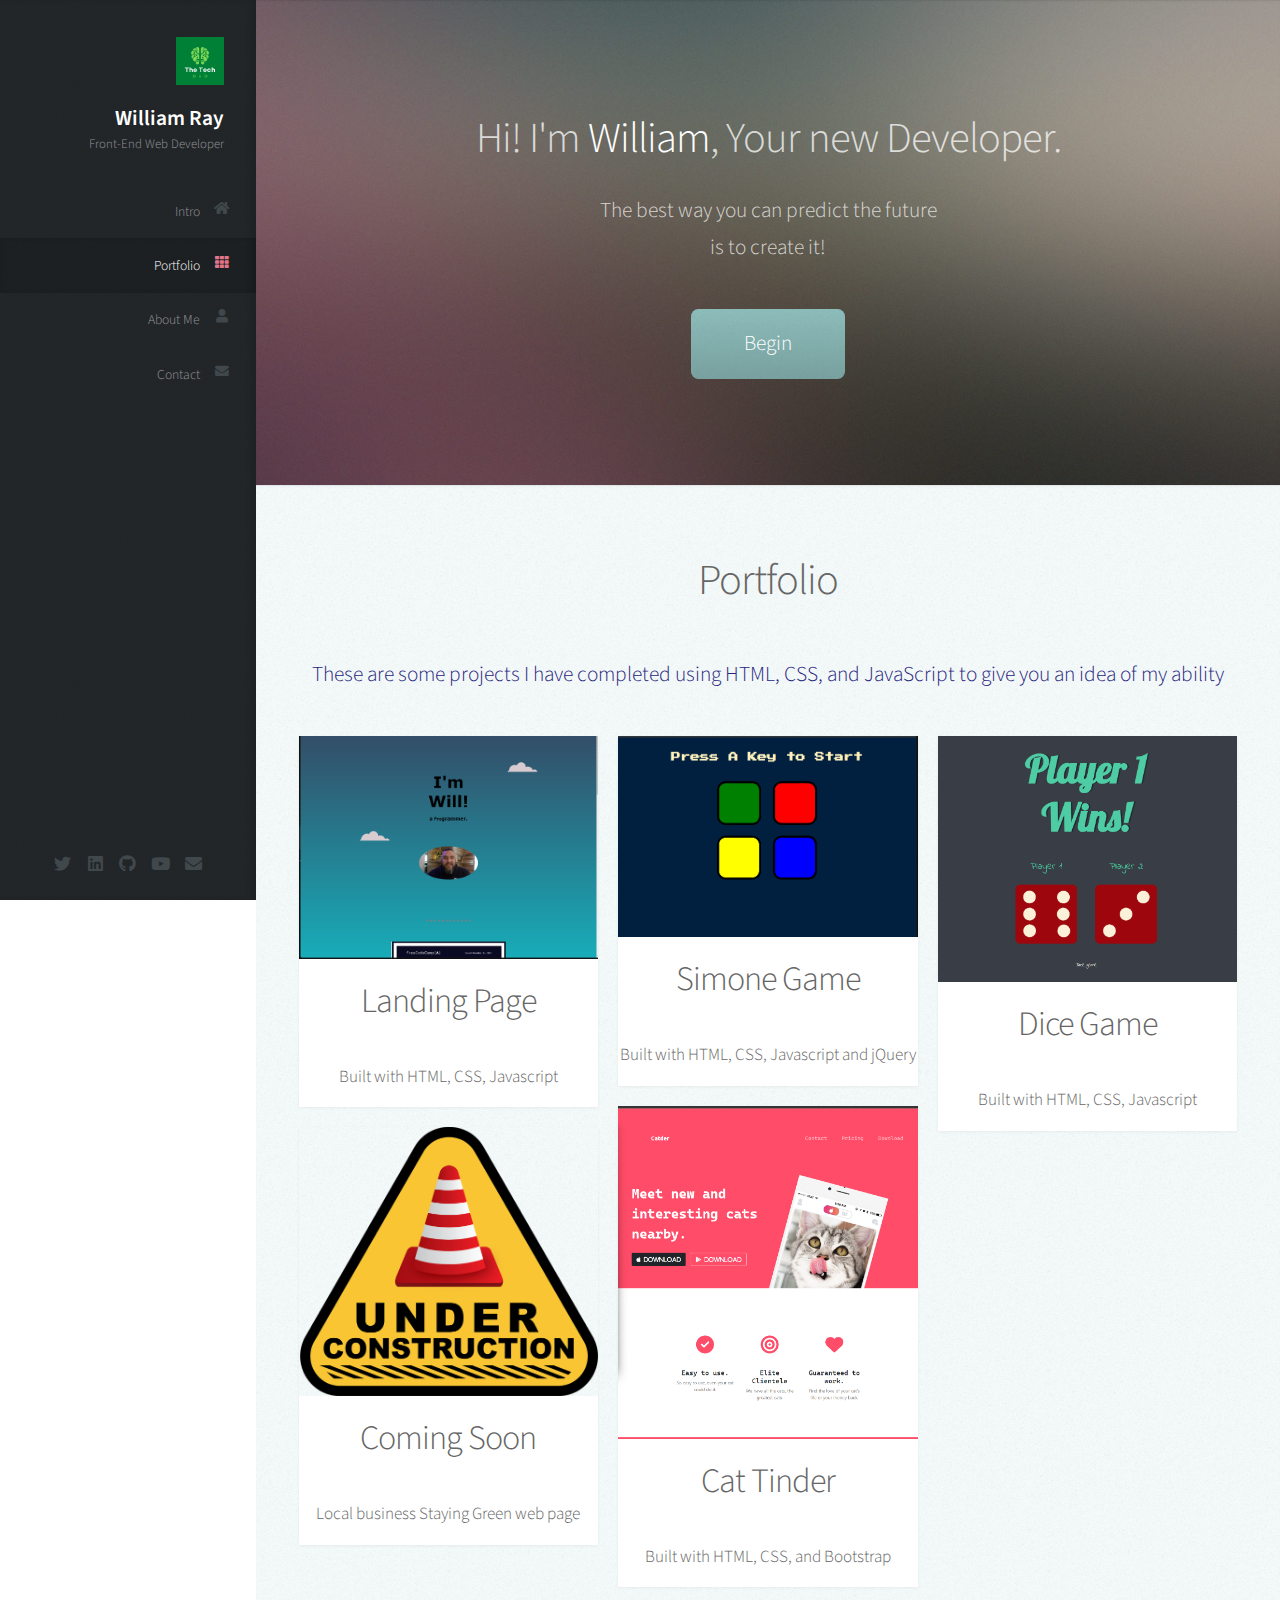
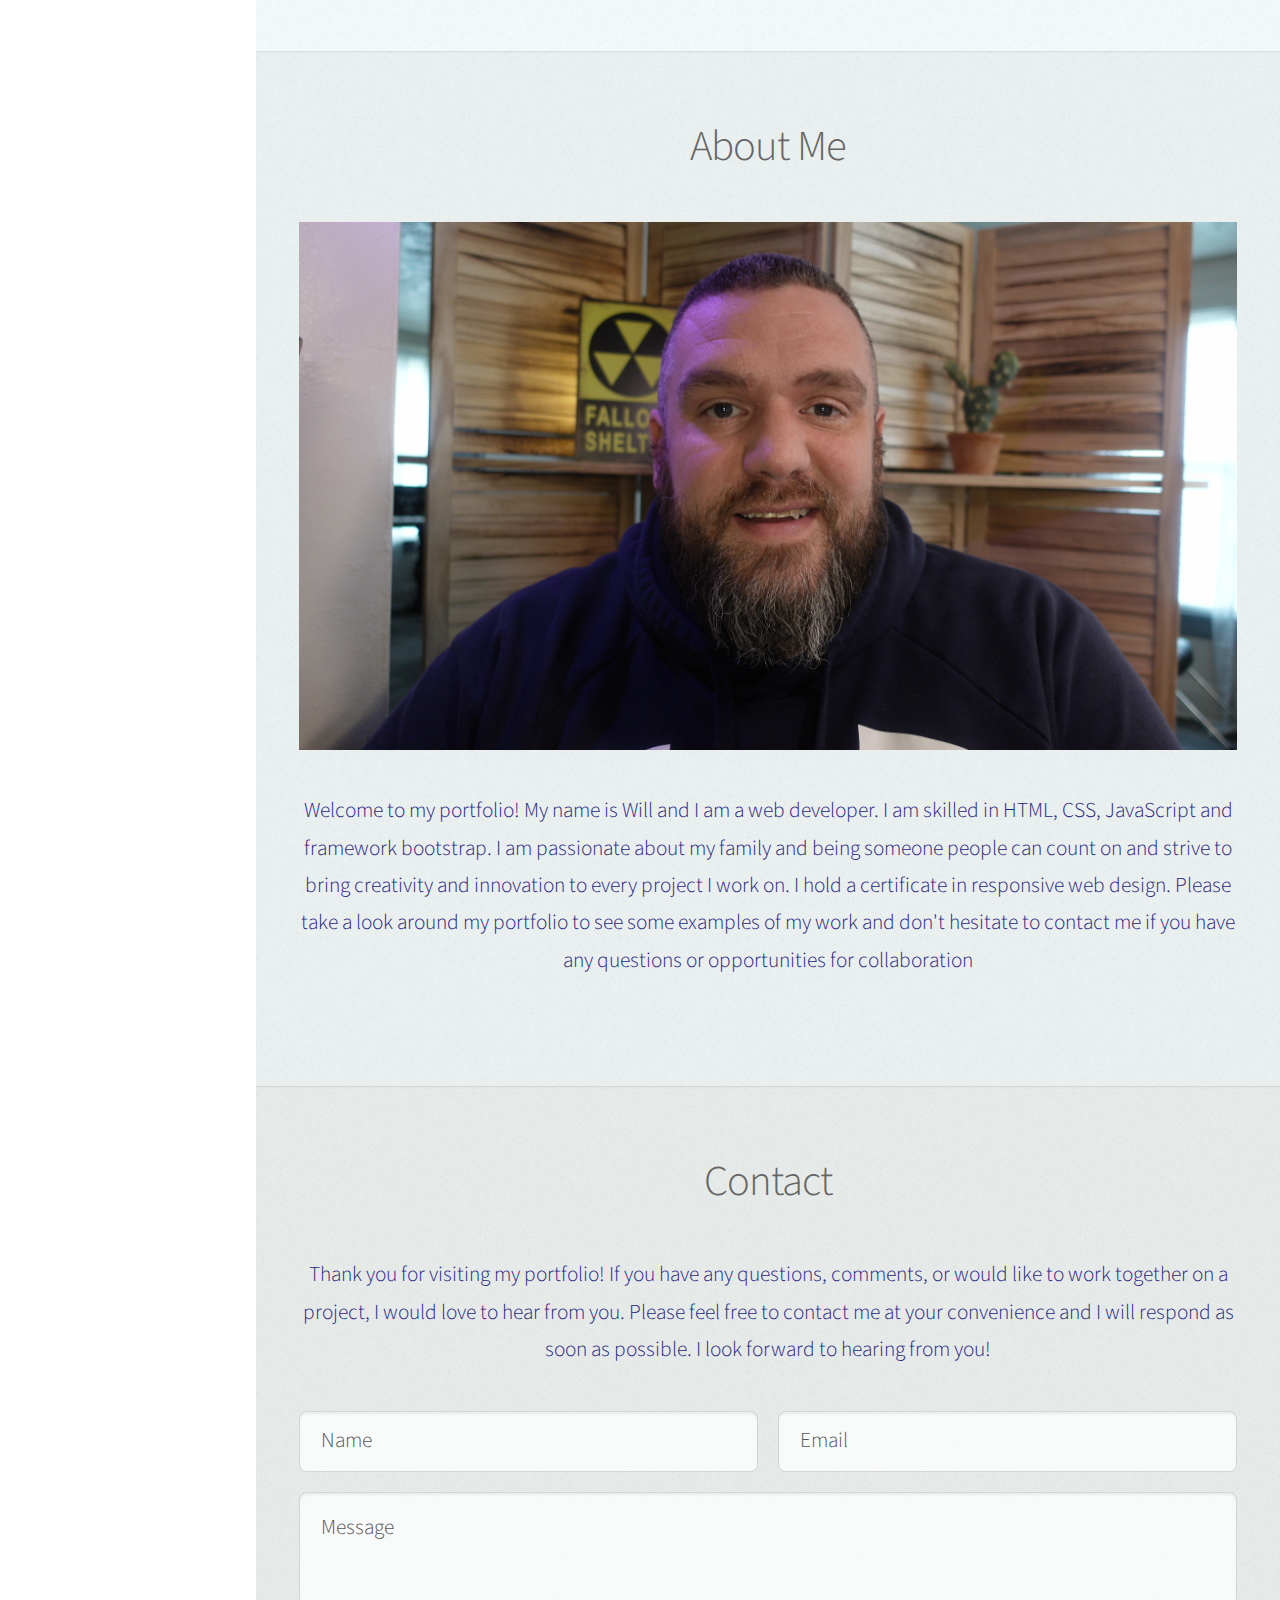
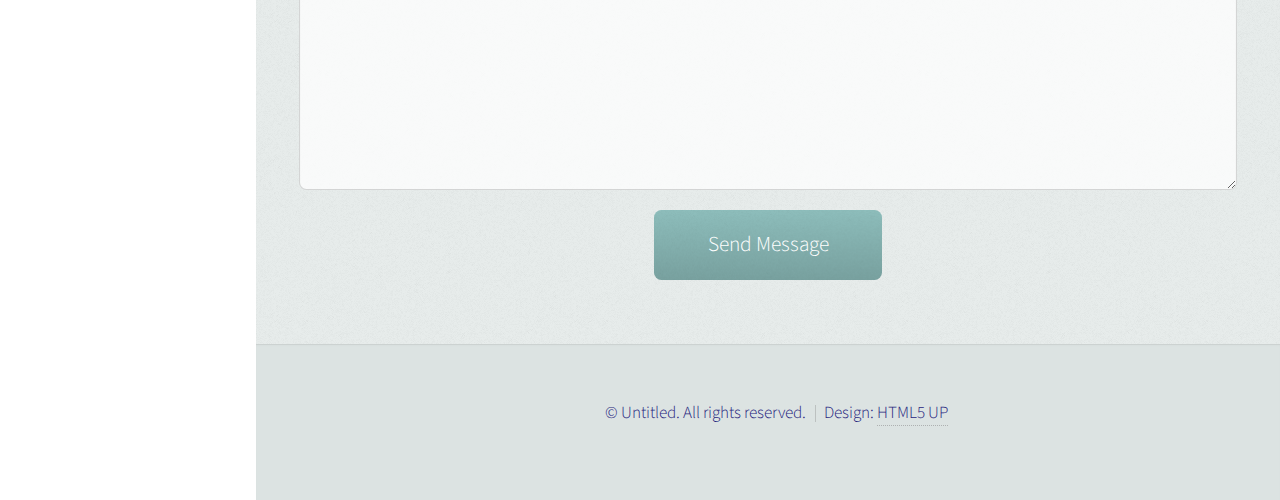
<file: index.html>
<!DOCTYPE HTML>
<!--
	Prologue by HTML5 UP
	html5up.net | @ajlkn
	Free for personal and commercial use under the CCA 3.0 license (html5up.net/license)
-->
<html>
	<head>
		<title>Prologue by HTML5 UP</title>
		<meta charset="utf-8" />
		<meta name="viewport" content="width=device-width, initial-scale=1, user-scalable=no" />
		<link rel="stylesheet" href="assets/css/main.css" />
	</head>
	<body class="is-preload">

		<!-- Header -->
			<div id="header">

				<div class="top">

					<!-- Logo -->
						<div id="logo">
							<span class="image avatar48"><a href="https://www.youtube.com/channel/UCjV0wdH89M-Cq7yO2v2rIvw"><img src="images/The Tech.png" alt="Profile-pic" /></a></span>
							<h1 id="title">William Ray</h1>
							<p>Front-End Web Developer</p>
						</div>

					<!-- Nav -->
						<nav id="nav">
							<ul>
								<li><a href="#top" id="top-link"><span class="icon solid fa-home">Intro</span></a></li>
								<li><a href="#portfolio" id="portfolio-link"><span class="icon solid fa-th">Portfolio</span></a></li>
								<li><a href="#about" id="about-link"><span class="icon solid fa-user">About Me</span></a></li>
								<li><a href="#contact" id="contact-link"><span class="icon solid fa-envelope">Contact</span></a></li>
							</ul>
						</nav>

				</div>

				<div class="bottom">

					<!-- Social Icons -->
						<ul class="icons">
							<li><a href="https://twitter.com/thetechdad87" class="icon brands fa-twitter"><span class="label">Twitter</span></a></li>
							<li><a href="https://www.linkedin.com/in/william-ray-55493a179/" class="icon brands fa-linkedin"><span class="label">Linkedin</span></a></li>
							<li><a href="https://github.com/Will513r" class="icon brands fa-github"><span class="label">Github</span></a></li>
							<li><a href="https://www.youtube.com/channel/UCjV0wdH89M-Cq7yO2v2rIvw" class="icon brands fa-youtube"><span class="label">YouTube</span></a></li>
							<li><a href="mailto: will513r@gmail.com" class="icon solid fa-envelope"><span class="label">Email</span></a></li>
						</ul>

				</div>

			</div>

		<!-- Main -->
			<div id="main">

				<!-- Intro -->
					<section id="top" class="one dark cover">
						
						<div class="container">
							
							<header>
								<h2 class="alt">Hi! I'm <strong>William</strong>, Your new Developer.<br /></h2>
								<p>The best way you can predict the future<br />
								is to create it!</p>
							</header>

							<footer>
								<a href="#portfolio" class="button scrolly">Begin</a>
							</footer>
							
						</div>
					</section>

				<!-- Portfolio -->
					<section id="portfolio" class="two">
						<div class="container">

							<header>
								<h2>Portfolio</h2>
							</header>

							<p>These are some projects I have completed using HTML, CSS, and JavaScript to give you an idea of my ability</p>

							<div class="row">
								<div class="col-4 col-12-mobile">
									<article class="item">
										<a href="https://will513r.github.io/" class="image fit"><img src="images/Screenshot (46).png" alt="" /></a>
										<header>
											<h2>Landing Page</h2><br><h3>Built with HTML, CSS, Javascript</h3>
										</header>
									</article>
									<article class="item">
										<a href="#" class="image fit"><img src="images/under-construction-2408060_1280.png" alt="" /></a>
										<header>
											<h2>Coming Soon</h2> <br><h3>Local business Staying Green web page</h3>
										</header>
									</article>
								</div>
								<div class="col-4 col-12-mobile">
									<article class="item">
										<a href="https://rad-custard-30bd3c.netlify.app" class="image fit"><img src="images/Screenshot (63).png" alt="" /></a>
										<header>
											<h2>Simone Game</h2><br><h3>Built with HTML, CSS, Javascript and jQuery</h3>
										</header>
									</article>

									<article class="item">
										<a href="https://singular-scone-08645a.netlify.app/" class="image fit"><img src="images/Screenshot (33).png" alt="" /></a>
										<header>
											<h2>Cat Tinder</h2><br><h3>Built with HTML, CSS, and Bootstrap</h3>
										</header>
									</article>
									
									</div>
								<div class="col-4 col-12-mobile">
									<article class="item">
										<a href="https://fantastic-travesseiro-e7a9b1.netlify.app/" class="image fit"><img src="images/Screenshot (47).png" alt="" /></a>
										<header>
											<h2>Dice Game</h2><br><h3>Built with HTML, CSS, Javascript</h3>
										</header>
									</article>	
									
									<!-- <article class="item">
										<a href="#" class="image fit"><img src="images/pic07.jpg" alt="" /></a>
										<header>
											<h3>Orci Convallis</h3>
										</header>
									</article> -->
								</div>
							</div>

						</div>
					</section>

				<!-- About Me -->
					<section id="about" class="three">
						<div class="container">

							<header>
								<h2>About Me</h2>
							</header>

							<a href="#" class="image featured"><img src="images/WIN_20230108_15_39_18_Pro.jpg" alt="" /></a>

							<p>Welcome to my portfolio! My name is Will and I am a web developer. I am skilled in HTML, CSS, JavaScript and framework bootstrap. 
								I am passionate about my family and being someone people can count on and strive to bring creativity and innovation 
								to every project I work on. I hold a certificate in responsive web design. Please take a look
								 around my portfolio to see some examples of my work and don't hesitate to contact me if you have
								  any questions or opportunities for collaboration
							</p>

						</div>
					</section>

				<!-- Contact -->
					<section id="contact" class="four">
						<div class="container">

							<header>
								<h2>Contact</h2>
							</header>

							<p>Thank you for visiting my portfolio! 
								If you have any questions, comments, or would like to work together on a project, I would love to hear from you.
							Please feel free to contact me at your convenience and I will respond as soon as possible. I look forward to hearing from you! </p>

							<form method="post" action="mailto:thetechdad87@gmail.com">
								<div class="row">
									<div class="col-6 col-12-mobile"><input type="text" name="name" placeholder="Name" /></div>
									<div class="col-6 col-12-mobile"><input type="text" name="email" placeholder="Email" /></div>
									<div class="col-12">
										<textarea name="message" placeholder="Message"></textarea>
									</div>
									<div class="col-12">
										<input type="submit" value="Send Message" />
									</div>
								</div>
							</form>

						</div>
					</section>

			</div>

		<!-- Footer -->
			<div id="footer">

				<!-- Copyright -->
					<ul class="copyright">
						<li>&copy; Untitled. All rights reserved.</li><li>Design: <a href="http://html5up.net">HTML5 UP</a></li>
					</ul>

			</div>

		<!-- Scripts -->
			<script src="assets/js/jquery.min.js"></script>
			<script src="assets/js/jquery.scrolly.min.js"></script>
			<script src="assets/js/jquery.scrollex.min.js"></script>
			<script src="assets/js/browser.min.js"></script>
			<script src="assets/js/breakpoints.min.js"></script>
			<script src="assets/js/util.js"></script>
			<script src="assets/js/main.js"></script>

	</body>
</html>
</file>
<file: assets/css/main.css>
@import url("fontawesome-all.min.css");
@import url("https://fonts.googleapis.com/css?family=Source+Sans+Pro:300,300italic,400,600");

/*
	Prologue by HTML5 UP
	html5up.net | @ajlkn
	Free for personal and commercial use under the CCA 3.0 license (html5up.net/license)
*/

html, body, div, span, applet, object,
iframe, h1, h2, h3, h4, h5, h6, p, blockquote,
pre, a, abbr, acronym, address, big, cite,
code, del, dfn, em, img, ins, kbd, q, s, samp,
small, strike, strong, sub, sup, tt, var, b,
u, i, center, dl, dt, dd, ol, ul, li, fieldset,
form, label, legend, table, caption, tbody,
tfoot, thead, tr, th, td, article, aside,
canvas, details, embed, figure, figcaption,
footer, header, hgroup, menu, nav, output, ruby,
section, summary, time, mark, audio, video {
	margin: 0;
	padding: 0;
	border: 0;
	font-size: 100%;
	font: inherit;
	vertical-align: baseline;}

article, aside, details, figcaption, figure,
footer, header, hgroup, menu, nav, section {
	display: block;}

body {
	line-height: 1;
}

ol, ul {
	list-style: none;
}

blockquote, q {
	quotes: none;
}

	blockquote:before, blockquote:after, q:before, q:after {
		content: '';
		content: none;
	}

table {
	border-collapse: collapse;
	border-spacing: 0;
}

body {
	-webkit-text-size-adjust: none;
}

mark {
	background-color: transparent;
	color: inherit;
}

input::-moz-focus-inner {
	border: 0;
	padding: 0;
}

input, select, textarea {
	-moz-appearance: none;
	-webkit-appearance: none;
	-ms-appearance: none;
	appearance: none;
}

/* Basic */

	html {
		box-sizing: border-box;
	}

	*, *:before, *:after {
		box-sizing: inherit;
	}

	body {
		background: #fff;
		font-family: 'Source Sans Pro', sans-serif;
		font-size: 19pt;
		font-weight: 300;
		line-height: 1.75em;
		color: rgb(39, 37, 126);
	}

		body.is-preload *, body.is-preload *:before, body.is-preload *:after {
			-moz-animation: none !important;
			-webkit-animation: none !important;
			-ms-animation: none !important;
			animation: none !important;
			-moz-transition: none !important;
			-webkit-transition: none !important;
			-ms-transition: none !important;
			transition: none !important;
		}

	input, textarea, select {
		font-family: 'Source Sans Pro', sans-serif;
		font-size: 19pt;
		font-weight: 300;
		line-height: 1.75em;
		color: #888;
	}

	h1, h2, h3, h4, h5, h6 {
		font-weight: 300;
		color: #666;
		line-height: 1.5em;
	}

	h1 a, h2 a, h3 a, h4 a, h5 a, h6 a {
		color: inherit;
		text-decoration: none;
	}

		h1 a strong, h2 a strong, h3 a strong, h4 a strong, h5 a strong, h6 a strong {
			color: #333;
		}

	h2 {
		font-size: 2em;
		letter-spacing: -1px;
	}

		h2.alt {
			color: #888;
		}

			h2.alt strong {
				color: #666;
			}

	h3 {
		font-size: 1.5em;
	}

	header {
		margin: 0 0 2em 0;
	}

		header > p {
			margin: 1em 0 0 0;
		}

	footer {
		margin: 2em 0 0 0;
	}

	strong, b {
		font-weight: 300;
		color: #666;
	}

	em, i {
		font-style: italic;
	}

	a {
		text-decoration: none;
		color: inherit;
		border-bottom: dotted 1px rgba(128, 128, 128, 0.5);
		-moz-transition: color 0.35s ease-in-out, border-bottom-color 0.35s ease-in-out;
		-webkit-transition: color 0.35s ease-in-out, border-bottom-color 0.35s ease-in-out;
		-ms-transition: color 0.35s ease-in-out, border-bottom-color 0.35s ease-in-out;
		transition: color 0.35s ease-in-out, border-bottom-color 0.35s ease-in-out;
		outline: 0;
	}

		a:hover {
			color: #E27689;
			border-bottom-color: rgba(255, 255, 255, 0);
		}

	sub {
		position: relative;
		top: 0.5em;
		font-size: 0.8em;
	}

	sup {
		position: relative;
		top: -0.5em;
		font-size: 0.8em;
	}

	hr {
		border: 0;
		border-top: solid 1px #ddd;
	}

	blockquote {
		border-left: solid 0.5em #ddd;
		padding: 1em 0 1em 2em;
		font-style: italic;
	}

	p, ul, ol, dl, table {
		margin-bottom: 2em;
	}

	br.clear {
		clear: both;
	}

/* Container */

	.container {
		margin: 0 auto;
		max-width: 100%;
		width: 1400px;
	}

		@media screen and (min-width: 961px) and (max-width: 1880px) {

			.container {
				width: 1200px;
			}

		}

		@media screen and (min-width: 961px) and (max-width: 1620px) {

			.container {
				width: 960px;
			}

		}

		@media screen and (min-width: 961px) and (max-width: 1320px) {

			.container {
				width: 100%;
			}

		}

		@media screen and (max-width: 960px) {

			.container {
				width: 100%;
			}

		}

		@media screen and (max-width: 736px) {

			.container {
				width: 100%;
			}

		}

/* Row */

	.row {
		display: flex;
		flex-wrap: wrap;
		box-sizing: border-box;
		align-items: stretch;
	}

		.row > * {
			box-sizing: border-box;
		}

		.row.gtr-uniform > * > :last-child {
			margin-bottom: 0;
		}

		.row.aln-left {
			justify-content: flex-start;
		}

		.row.aln-center {
			justify-content: center;
		}

		.row.aln-right {
			justify-content: flex-end;
		}

		.row.aln-top {
			align-items: flex-start;
		}

		.row.aln-middle {
			align-items: center;
		}

		.row.aln-bottom {
			align-items: flex-end;
		}

		.row > .imp {
			order: -1;
		}

		.row > .col-1 {
			width: 8.33333%;
		}

		.row > .off-1 {
			margin-left: 8.33333%;
		}

		.row > .col-2 {
			width: 16.66667%;
		}

		.row > .off-2 {
			margin-left: 16.66667%;
		}

		.row > .col-3 {
			width: 25%;
		}

		.row > .off-3 {
			margin-left: 25%;
		}

		.row > .col-4 {
			width: 33.33333%;
		}

		.row > .off-4 {
			margin-left: 33.33333%;
		}

		.row > .col-5 {
			width: 41.66667%;
		}

		.row > .off-5 {
			margin-left: 41.66667%;
		}

		.row > .col-6 {
			width: 50%;
		}

		.row > .off-6 {
			margin-left: 50%;
		}

		.row > .col-7 {
			width: 58.33333%;
		}

		.row > .off-7 {
			margin-left: 58.33333%;
		}

		.row > .col-8 {
			width: 66.66667%;
		}

		.row > .off-8 {
			margin-left: 66.66667%;
		}

		.row > .col-9 {
			width: 75%;
		}

		.row > .off-9 {
			margin-left: 75%;
		}

		.row > .col-10 {
			width: 83.33333%;
		}

		.row > .off-10 {
			margin-left: 83.33333%;
		}

		.row > .col-11 {
			width: 91.66667%;
		}

		.row > .off-11 {
			margin-left: 91.66667%;
		}

		.row > .col-12 {
			width: 100%;
		}

		.row > .off-12 {
			margin-left: 100%;
		}

		.row.gtr-0 {
			margin-top: 0px;
			margin-left: 0px;
		}

			.row.gtr-0 > * {
				padding: 0px 0 0 0px;
			}

			.row.gtr-0.gtr-uniform {
				margin-top: 0px;
			}

				.row.gtr-0.gtr-uniform > * {
					padding-top: 0px;
				}

		.row.gtr-25 {
			margin-top: -10px;
			margin-left: -10px;
		}

			.row.gtr-25 > * {
				padding: 10px 0 0 10px;
			}

			.row.gtr-25.gtr-uniform {
				margin-top: -10px;
			}

				.row.gtr-25.gtr-uniform > * {
					padding-top: 10px;
				}

		.row.gtr-50 {
			margin-top: -20px;
			margin-left: -20px;
		}

			.row.gtr-50 > * {
				padding: 20px 0 0 20px;
			}

			.row.gtr-50.gtr-uniform {
				margin-top: -20px;
			}

				.row.gtr-50.gtr-uniform > * {
					padding-top: 20px;
				}

		.row {
			margin-top: -40px;
			margin-left: -40px;
		}

			.row > * {
				padding: 40px 0 0 40px;
			}

			.row.gtr-uniform {
				margin-top: -40px;
			}

				.row.gtr-uniform > * {
					padding-top: 40px;
				}

		.row.gtr-150 {
			margin-top: -60px;
			margin-left: -60px;
		}

			.row.gtr-150 > * {
				padding: 60px 0 0 60px;
			}

			.row.gtr-150.gtr-uniform {
				margin-top: -60px;
			}

				.row.gtr-150.gtr-uniform > * {
					padding-top: 60px;
				}

		.row.gtr-200 {
			margin-top: -80px;
			margin-left: -80px;
		}

			.row.gtr-200 > * {
				padding: 80px 0 0 80px;
			}

			.row.gtr-200.gtr-uniform {
				margin-top: -80px;
			}

				.row.gtr-200.gtr-uniform > * {
					padding-top: 80px;
				}

		@media screen and (min-width: 961px) and (max-width: 1880px) {

			.row {
				display: flex;
				flex-wrap: wrap;
				box-sizing: border-box;
				align-items: stretch;
			}

				.row > * {
					box-sizing: border-box;
				}

				.row.gtr-uniform > * > :last-child {
					margin-bottom: 0;
				}

				.row.aln-left {
					justify-content: flex-start;
				}

				.row.aln-center {
					justify-content: center;
				}

				.row.aln-right {
					justify-content: flex-end;
				}

				.row.aln-top {
					align-items: flex-start;
				}

				.row.aln-middle {
					align-items: center;
				}

				.row.aln-bottom {
					align-items: flex-end;
				}

				.row > .imp-wide {
					order: -1;
				}

				.row > .col-1-wide {
					width: 8.33333%;
				}

				.row > .off-1-wide {
					margin-left: 8.33333%;
				}

				.row > .col-2-wide {
					width: 16.66667%;
				}

				.row > .off-2-wide {
					margin-left: 16.66667%;
				}

				.row > .col-3-wide {
					width: 25%;
				}

				.row > .off-3-wide {
					margin-left: 25%;
				}

				.row > .col-4-wide {
					width: 33.33333%;
				}

				.row > .off-4-wide {
					margin-left: 33.33333%;
				}

				.row > .col-5-wide {
					width: 41.66667%;
				}

				.row > .off-5-wide {
					margin-left: 41.66667%;
				}

				.row > .col-6-wide {
					width: 50%;
				}

				.row > .off-6-wide {
					margin-left: 50%;
				}

				.row > .col-7-wide {
					width: 58.33333%;
				}

				.row > .off-7-wide {
					margin-left: 58.33333%;
				}

				.row > .col-8-wide {
					width: 66.66667%;
				}

				.row > .off-8-wide {
					margin-left: 66.66667%;
				}

				.row > .col-9-wide {
					width: 75%;
				}

				.row > .off-9-wide {
					margin-left: 75%;
				}

				.row > .col-10-wide {
					width: 83.33333%;
				}

				.row > .off-10-wide {
					margin-left: 83.33333%;
				}

				.row > .col-11-wide {
					width: 91.66667%;
				}

				.row > .off-11-wide {
					margin-left: 91.66667%;
				}

				.row > .col-12-wide {
					width: 100%;
				}

				.row > .off-12-wide {
					margin-left: 100%;
				}

				.row.gtr-0 {
					margin-top: 0px;
					margin-left: 0px;
				}

					.row.gtr-0 > * {
						padding: 0px 0 0 0px;
					}

					.row.gtr-0.gtr-uniform {
						margin-top: 0px;
					}

						.row.gtr-0.gtr-uniform > * {
							padding-top: 0px;
						}

				.row.gtr-25 {
					margin-top: -10px;
					margin-left: -10px;
				}

					.row.gtr-25 > * {
						padding: 10px 0 0 10px;
					}

					.row.gtr-25.gtr-uniform {
						margin-top: -10px;
					}

						.row.gtr-25.gtr-uniform > * {
							padding-top: 10px;
						}

				.row.gtr-50 {
					margin-top: -20px;
					margin-left: -20px;
				}

					.row.gtr-50 > * {
						padding: 20px 0 0 20px;
					}

					.row.gtr-50.gtr-uniform {
						margin-top: -20px;
					}

						.row.gtr-50.gtr-uniform > * {
							padding-top: 20px;
						}

				.row {
					margin-top: -40px;
					margin-left: -40px;
				}

					.row > * {
						padding: 40px 0 0 40px;
					}

					.row.gtr-uniform {
						margin-top: -40px;
					}

						.row.gtr-uniform > * {
							padding-top: 40px;
						}

				.row.gtr-150 {
					margin-top: -60px;
					margin-left: -60px;
				}

					.row.gtr-150 > * {
						padding: 60px 0 0 60px;
					}

					.row.gtr-150.gtr-uniform {
						margin-top: -60px;
					}

						.row.gtr-150.gtr-uniform > * {
							padding-top: 60px;
						}

				.row.gtr-200 {
					margin-top: -80px;
					margin-left: -80px;
				}

					.row.gtr-200 > * {
						padding: 80px 0 0 80px;
					}

					.row.gtr-200.gtr-uniform {
						margin-top: -80px;
					}

						.row.gtr-200.gtr-uniform > * {
							padding-top: 80px;
						}

		}

		@media screen and (min-width: 961px) and (max-width: 1620px) {

			.row {
				display: flex;
				flex-wrap: wrap;
				box-sizing: border-box;
				align-items: stretch;
			}

				.row > * {
					box-sizing: border-box;
				}

				.row.gtr-uniform > * > :last-child {
					margin-bottom: 0;
				}

				.row.aln-left {
					justify-content: flex-start;
				}

				.row.aln-center {
					justify-content: center;
				}

				.row.aln-right {
					justify-content: flex-end;
				}

				.row.aln-top {
					align-items: flex-start;
				}

				.row.aln-middle {
					align-items: center;
				}

				.row.aln-bottom {
					align-items: flex-end;
				}

				.row > .imp-normal {
					order: -1;
				}

				.row > .col-1-normal {
					width: 8.33333%;
				}

				.row > .off-1-normal {
					margin-left: 8.33333%;
				}

				.row > .col-2-normal {
					width: 16.66667%;
				}

				.row > .off-2-normal {
					margin-left: 16.66667%;
				}

				.row > .col-3-normal {
					width: 25%;
				}

				.row > .off-3-normal {
					margin-left: 25%;
				}

				.row > .col-4-normal {
					width: 33.33333%;
				}

				.row > .off-4-normal {
					margin-left: 33.33333%;
				}

				.row > .col-5-normal {
					width: 41.66667%;
				}

				.row > .off-5-normal {
					margin-left: 41.66667%;
				}

				.row > .col-6-normal {
					width: 50%;
				}

				.row > .off-6-normal {
					margin-left: 50%;
				}

				.row > .col-7-normal {
					width: 58.33333%;
				}

				.row > .off-7-normal {
					margin-left: 58.33333%;
				}

				.row > .col-8-normal {
					width: 66.66667%;
				}

				.row > .off-8-normal {
					margin-left: 66.66667%;
				}

				.row > .col-9-normal {
					width: 75%;
				}

				.row > .off-9-normal {
					margin-left: 75%;
				}

				.row > .col-10-normal {
					width: 83.33333%;
				}

				.row > .off-10-normal {
					margin-left: 83.33333%;
				}

				.row > .col-11-normal {
					width: 91.66667%;
				}

				.row > .off-11-normal {
					margin-left: 91.66667%;
				}

				.row > .col-12-normal {
					width: 100%;
				}

				.row > .off-12-normal {
					margin-left: 100%;
				}

				.row.gtr-0 {
					margin-top: 0px;
					margin-left: 0px;
				}

					.row.gtr-0 > * {
						padding: 0px 0 0 0px;
					}

					.row.gtr-0.gtr-uniform {
						margin-top: 0px;
					}

						.row.gtr-0.gtr-uniform > * {
							padding-top: 0px;
						}

				.row.gtr-25 {
					margin-top: -10px;
					margin-left: -10px;
				}

					.row.gtr-25 > * {
						padding: 10px 0 0 10px;
					}

					.row.gtr-25.gtr-uniform {
						margin-top: -10px;
					}

						.row.gtr-25.gtr-uniform > * {
							padding-top: 10px;
						}

				.row.gtr-50 {
					margin-top: -20px;
					margin-left: -20px;
				}

					.row.gtr-50 > * {
						padding: 20px 0 0 20px;
					}

					.row.gtr-50.gtr-uniform {
						margin-top: -20px;
					}

						.row.gtr-50.gtr-uniform > * {
							padding-top: 20px;
						}

				.row {
					margin-top: -40px;
					margin-left: -40px;
				}

					.row > * {
						padding: 40px 0 0 40px;
					}

					.row.gtr-uniform {
						margin-top: -40px;
					}

						.row.gtr-uniform > * {
							padding-top: 40px;
						}

				.row.gtr-150 {
					margin-top: -60px;
					margin-left: -60px;
				}

					.row.gtr-150 > * {
						padding: 60px 0 0 60px;
					}

					.row.gtr-150.gtr-uniform {
						margin-top: -60px;
					}

						.row.gtr-150.gtr-uniform > * {
							padding-top: 60px;
						}

				.row.gtr-200 {
					margin-top: -80px;
					margin-left: -80px;
				}

					.row.gtr-200 > * {
						padding: 80px 0 0 80px;
					}

					.row.gtr-200.gtr-uniform {
						margin-top: -80px;
					}

						.row.gtr-200.gtr-uniform > * {
							padding-top: 80px;
						}

		}

		@media screen and (min-width: 961px) and (max-width: 1320px) {

			.row {
				display: flex;
				flex-wrap: wrap;
				box-sizing: border-box;
				align-items: stretch;
			}

				.row > * {
					box-sizing: border-box;
				}

				.row.gtr-uniform > * > :last-child {
					margin-bottom: 0;
				}

				.row.aln-left {
					justify-content: flex-start;
				}

				.row.aln-center {
					justify-content: center;
				}

				.row.aln-right {
					justify-content: flex-end;
				}

				.row.aln-top {
					align-items: flex-start;
				}

				.row.aln-middle {
					align-items: center;
				}

				.row.aln-bottom {
					align-items: flex-end;
				}

				.row > .imp-narrow {
					order: -1;
				}

				.row > .col-1-narrow {
					width: 8.33333%;
				}

				.row > .off-1-narrow {
					margin-left: 8.33333%;
				}

				.row > .col-2-narrow {
					width: 16.66667%;
				}

				.row > .off-2-narrow {
					margin-left: 16.66667%;
				}

				.row > .col-3-narrow {
					width: 25%;
				}

				.row > .off-3-narrow {
					margin-left: 25%;
				}

				.row > .col-4-narrow {
					width: 33.33333%;
				}

				.row > .off-4-narrow {
					margin-left: 33.33333%;
				}

				.row > .col-5-narrow {
					width: 41.66667%;
				}

				.row > .off-5-narrow {
					margin-left: 41.66667%;
				}

				.row > .col-6-narrow {
					width: 50%;
				}

				.row > .off-6-narrow {
					margin-left: 50%;
				}

				.row > .col-7-narrow {
					width: 58.33333%;
				}

				.row > .off-7-narrow {
					margin-left: 58.33333%;
				}

				.row > .col-8-narrow {
					width: 66.66667%;
				}

				.row > .off-8-narrow {
					margin-left: 66.66667%;
				}

				.row > .col-9-narrow {
					width: 75%;
				}

				.row > .off-9-narrow {
					margin-left: 75%;
				}

				.row > .col-10-narrow {
					width: 83.33333%;
				}

				.row > .off-10-narrow {
					margin-left: 83.33333%;
				}

				.row > .col-11-narrow {
					width: 91.66667%;
				}

				.row > .off-11-narrow {
					margin-left: 91.66667%;
				}

				.row > .col-12-narrow {
					width: 100%;
				}

				.row > .off-12-narrow {
					margin-left: 100%;
				}

				.row.gtr-0 {
					margin-top: 0px;
					margin-left: 0px;
				}

					.row.gtr-0 > * {
						padding: 0px 0 0 0px;
					}

					.row.gtr-0.gtr-uniform {
						margin-top: 0px;
					}

						.row.gtr-0.gtr-uniform > * {
							padding-top: 0px;
						}

				.row.gtr-25 {
					margin-top: -5px;
					margin-left: -5px;
				}

					.row.gtr-25 > * {
						padding: 5px 0 0 5px;
					}

					.row.gtr-25.gtr-uniform {
						margin-top: -5px;
					}

						.row.gtr-25.gtr-uniform > * {
							padding-top: 5px;
						}

				.row.gtr-50 {
					margin-top: -10px;
					margin-left: -10px;
				}

					.row.gtr-50 > * {
						padding: 10px 0 0 10px;
					}

					.row.gtr-50.gtr-uniform {
						margin-top: -10px;
					}

						.row.gtr-50.gtr-uniform > * {
							padding-top: 10px;
						}

				.row {
					margin-top: -20px;
					margin-left: -20px;
				}

					.row > * {
						padding: 20px 0 0 20px;
					}

					.row.gtr-uniform {
						margin-top: -20px;
					}

						.row.gtr-uniform > * {
							padding-top: 20px;
						}

				.row.gtr-150 {
					margin-top: -30px;
					margin-left: -30px;
				}

					.row.gtr-150 > * {
						padding: 30px 0 0 30px;
					}

					.row.gtr-150.gtr-uniform {
						margin-top: -30px;
					}

						.row.gtr-150.gtr-uniform > * {
							padding-top: 30px;
						}

				.row.gtr-200 {
					margin-top: -40px;
					margin-left: -40px;
				}

					.row.gtr-200 > * {
						padding: 40px 0 0 40px;
					}

					.row.gtr-200.gtr-uniform {
						margin-top: -40px;
					}

						.row.gtr-200.gtr-uniform > * {
							padding-top: 40px;
						}

		}

		@media screen and (max-width: 960px) {

			.row {
				display: flex;
				flex-wrap: wrap;
				box-sizing: border-box;
				align-items: stretch;
			}

				.row > * {
					box-sizing: border-box;
				}

				.row.gtr-uniform > * > :last-child {
					margin-bottom: 0;
				}

				.row.aln-left {
					justify-content: flex-start;
				}

				.row.aln-center {
					justify-content: center;
				}

				.row.aln-right {
					justify-content: flex-end;
				}

				.row.aln-top {
					align-items: flex-start;
				}

				.row.aln-middle {
					align-items: center;
				}

				.row.aln-bottom {
					align-items: flex-end;
				}

				.row > .imp-narrower {
					order: -1;
				}

				.row > .col-1-narrower {
					width: 8.33333%;
				}

				.row > .off-1-narrower {
					margin-left: 8.33333%;
				}

				.row > .col-2-narrower {
					width: 16.66667%;
				}

				.row > .off-2-narrower {
					margin-left: 16.66667%;
				}

				.row > .col-3-narrower {
					width: 25%;
				}

				.row > .off-3-narrower {
					margin-left: 25%;
				}

				.row > .col-4-narrower {
					width: 33.33333%;
				}

				.row > .off-4-narrower {
					margin-left: 33.33333%;
				}

				.row > .col-5-narrower {
					width: 41.66667%;
				}

				.row > .off-5-narrower {
					margin-left: 41.66667%;
				}

				.row > .col-6-narrower {
					width: 50%;
				}

				.row > .off-6-narrower {
					margin-left: 50%;
				}

				.row > .col-7-narrower {
					width: 58.33333%;
				}

				.row > .off-7-narrower {
					margin-left: 58.33333%;
				}

				.row > .col-8-narrower {
					width: 66.66667%;
				}

				.row > .off-8-narrower {
					margin-left: 66.66667%;
				}

				.row > .col-9-narrower {
					width: 75%;
				}

				.row > .off-9-narrower {
					margin-left: 75%;
				}

				.row > .col-10-narrower {
					width: 83.33333%;
				}

				.row > .off-10-narrower {
					margin-left: 83.33333%;
				}

				.row > .col-11-narrower {
					width: 91.66667%;
				}

				.row > .off-11-narrower {
					margin-left: 91.66667%;
				}

				.row > .col-12-narrower {
					width: 100%;
				}

				.row > .off-12-narrower {
					margin-left: 100%;
				}

				.row.gtr-0 {
					margin-top: 0px;
					margin-left: 0px;
				}

					.row.gtr-0 > * {
						padding: 0px 0 0 0px;
					}

					.row.gtr-0.gtr-uniform {
						margin-top: 0px;
					}

						.row.gtr-0.gtr-uniform > * {
							padding-top: 0px;
						}

				.row.gtr-25 {
					margin-top: -5px;
					margin-left: -5px;
				}

					.row.gtr-25 > * {
						padding: 5px 0 0 5px;
					}

					.row.gtr-25.gtr-uniform {
						margin-top: -5px;
					}

						.row.gtr-25.gtr-uniform > * {
							padding-top: 5px;
						}

				.row.gtr-50 {
					margin-top: -10px;
					margin-left: -10px;
				}

					.row.gtr-50 > * {
						padding: 10px 0 0 10px;
					}

					.row.gtr-50.gtr-uniform {
						margin-top: -10px;
					}

						.row.gtr-50.gtr-uniform > * {
							padding-top: 10px;
						}

				.row {
					margin-top: -20px;
					margin-left: -20px;
				}

					.row > * {
						padding: 20px 0 0 20px;
					}

					.row.gtr-uniform {
						margin-top: -20px;
					}

						.row.gtr-uniform > * {
							padding-top: 20px;
						}

				.row.gtr-150 {
					margin-top: -30px;
					margin-left: -30px;
				}

					.row.gtr-150 > * {
						padding: 30px 0 0 30px;
					}

					.row.gtr-150.gtr-uniform {
						margin-top: -30px;
					}

						.row.gtr-150.gtr-uniform > * {
							padding-top: 30px;
						}

				.row.gtr-200 {
					margin-top: -40px;
					margin-left: -40px;
				}

					.row.gtr-200 > * {
						padding: 40px 0 0 40px;
					}

					.row.gtr-200.gtr-uniform {
						margin-top: -40px;
					}

						.row.gtr-200.gtr-uniform > * {
							padding-top: 40px;
						}

		}

		@media screen and (max-width: 736px) {

			.row {
				display: flex;
				flex-wrap: wrap;
				box-sizing: border-box;
				align-items: stretch;
			}

				.row > * {
					box-sizing: border-box;
				}

				.row.gtr-uniform > * > :last-child {
					margin-bottom: 0;
				}

				.row.aln-left {
					justify-content: flex-start;
				}

				.row.aln-center {
					justify-content: center;
				}

				.row.aln-right {
					justify-content: flex-end;
				}

				.row.aln-top {
					align-items: flex-start;
				}

				.row.aln-middle {
					align-items: center;
				}

				.row.aln-bottom {
					align-items: flex-end;
				}

				.row > .imp-mobile {
					order: -1;
				}

				.row > .col-1-mobile {
					width: 8.33333%;
				}

				.row > .off-1-mobile {
					margin-left: 8.33333%;
				}

				.row > .col-2-mobile {
					width: 16.66667%;
				}

				.row > .off-2-mobile {
					margin-left: 16.66667%;
				}

				.row > .col-3-mobile {
					width: 25%;
				}

				.row > .off-3-mobile {
					margin-left: 25%;
				}

				.row > .col-4-mobile {
					width: 33.33333%;
				}

				.row > .off-4-mobile {
					margin-left: 33.33333%;
				}

				.row > .col-5-mobile {
					width: 41.66667%;
				}

				.row > .off-5-mobile {
					margin-left: 41.66667%;
				}

				.row > .col-6-mobile {
					width: 50%;
				}

				.row > .off-6-mobile {
					margin-left: 50%;
				}

				.row > .col-7-mobile {
					width: 58.33333%;
				}

				.row > .off-7-mobile {
					margin-left: 58.33333%;
				}

				.row > .col-8-mobile {
					width: 66.66667%;
				}

				.row > .off-8-mobile {
					margin-left: 66.66667%;
				}

				.row > .col-9-mobile {
					width: 75%;
				}

				.row > .off-9-mobile {
					margin-left: 75%;
				}

				.row > .col-10-mobile {
					width: 83.33333%;
				}

				.row > .off-10-mobile {
					margin-left: 83.33333%;
				}

				.row > .col-11-mobile {
					width: 91.66667%;
				}

				.row > .off-11-mobile {
					margin-left: 91.66667%;
				}

				.row > .col-12-mobile {
					width: 100%;
				}

				.row > .off-12-mobile {
					margin-left: 100%;
				}

				.row.gtr-0 {
					margin-top: 0px;
					margin-left: 0px;
				}

					.row.gtr-0 > * {
						padding: 0px 0 0 0px;
					}

					.row.gtr-0.gtr-uniform {
						margin-top: 0px;
					}

						.row.gtr-0.gtr-uniform > * {
							padding-top: 0px;
						}

				.row.gtr-25 {
					margin-top: -5px;
					margin-left: -5px;
				}

					.row.gtr-25 > * {
						padding: 5px 0 0 5px;
					}

					.row.gtr-25.gtr-uniform {
						margin-top: -5px;
					}

						.row.gtr-25.gtr-uniform > * {
							padding-top: 5px;
						}

				.row.gtr-50 {
					margin-top: -10px;
					margin-left: -10px;
				}

					.row.gtr-50 > * {
						padding: 10px 0 0 10px;
					}

					.row.gtr-50.gtr-uniform {
						margin-top: -10px;
					}

						.row.gtr-50.gtr-uniform > * {
							padding-top: 10px;
						}

				.row {
					margin-top: -20px;
					margin-left: -20px;
				}

					.row > * {
						padding: 20px 0 0 20px;
					}

					.row.gtr-uniform {
						margin-top: -20px;
					}

						.row.gtr-uniform > * {
							padding-top: 20px;
						}

				.row.gtr-150 {
					margin-top: -30px;
					margin-left: -30px;
				}

					.row.gtr-150 > * {
						padding: 30px 0 0 30px;
					}

					.row.gtr-150.gtr-uniform {
						margin-top: -30px;
					}

						.row.gtr-150.gtr-uniform > * {
							padding-top: 30px;
						}

				.row.gtr-200 {
					margin-top: -40px;
					margin-left: -40px;
				}

					.row.gtr-200 > * {
						padding: 40px 0 0 40px;
					}

					.row.gtr-200.gtr-uniform {
						margin-top: -40px;
					}

						.row.gtr-200.gtr-uniform > * {
							padding-top: 40px;
						}

		}

/* Sections/Article */

	section, article {
		margin-bottom: 3em;
	}

		section > :last-child,
		section > .container, section:last-child, article > :last-child,
		article > .container, article:last-child {
			margin-bottom: 0;
		}

		.row > section, .row > article {
			margin-bottom: 0;
		}

/* Image */

	.image {
		display: inline-block;
		border: 0;
	}

		.image img {
			display: block;
			width: 100%;
		}

		.image.avatar48 {
			width: 48px;
			height: 48px;
			background: #f00;
		}

			.image.avatar48 img {
				width: 48px;
				height: 48px;
			}

		.image.fit {
			display: block;
			width: 100%;
		}

		.image.featured {
			display: block;
			width: 100%;
			margin: 0 0 2em 0;
		}

		.image.left {
			float: left;
			margin: 0 2em 2em 0;
		}

		.image.centered {
			display: block;
			margin: 0 0 2em 0;
		}

			.image.centered img {
				margin: 0 auto;
				width: auto;
			}

/* List */

	ul {
		list-style: disc;
		padding-left: 1em;
	}

		ul li {
			padding-left: 0.5em;
		}

	ol {
		list-style: decimal;
		padding-left: 1.25em;
	}

		ol li {
			padding-left: 0.25em;
		}

/* Icons */

	ul.icons {
		cursor: default;
		list-style: none;
		padding-left: 0;
	}

		ul.icons li {
			display: inline-block;
			padding-left: 0;
		}

		ul.icons a {
			display: inline-block;
			width: 2em;
			height: 2em;
			line-height: 2em;
			text-align: center;
			border: 0;
		}

/* Form */

	form label {
		display: block;
		text-align: left;
		margin-bottom: 0.5em;
	}

	form input[type="text"],
	form input[type="email"],
	form input[type="password"],
	form select,
	form textarea {
		position: relative;
		-webkit-appearance: none;
		display: block;
		border: 0;
		outline: 0;
		background: #fff;
		background: rgba(255, 255, 255, 0.75);
		width: 100%;
		border-radius: 0.35em;
		padding: 0.75em 1em 0.75em 1em;
		box-shadow: inset 0 0.1em 0.1em 0 rgba(0, 0, 0, 0.05);
		border: solid 1px rgba(0, 0, 0, 0.15);
		-moz-transition: all 0.35s ease-in-out;
		-webkit-transition: all 0.35s ease-in-out;
		-ms-transition: all 0.35s ease-in-out;
		transition: all 0.35s ease-in-out;
	}

		form input[type="text"]:focus,
		form input[type="email"]:focus,
		form input[type="password"]:focus,
		form select:focus,
		form textarea:focus {
			box-shadow: 0 0 2px 1px #8ebebc;
			background: #fff;
		}

	form input[type="text"],
	form input[type="email"],
	form input[type="password"],
	form select {
		line-height: 1.25em;
	}

	form textarea {
		min-height: 14em;
	}

	form ::-webkit-input-placeholder {
		color: #555 !important;
	}

	form :-moz-placeholder {
		color: #555 !important;
	}

	form ::-moz-placeholder {
		color: #555 !important;
	}

	form :-ms-input-placeholder {
		color: #555 !important;
	}

	form ::-moz-focus-inner {
		border: 0;
	}

/* Table */

	table {
		width: 100%;
		text-align: left;
	}

		table tbody tr:nth-child(2n+2) {
			background: #f4f4f4;
		}

		table td {
			padding: 0.5em 1em 0.5em 1em;
		}

		table th {
			text-align: left;
			padding: 0.5em 1em 0.5em 1em;
			color: #fff;
			background: #222729 url("images/overlay.png");
		}

		table thead {
			background: #444;
			color: #fff;
		}

		table tfoot {
			background: #eee;
		}

/* Button */

	input[type="button"],
	input[type="submit"],
	input[type="reset"],
	button,
	.button {
		position: relative;
		display: inline-block;
		border-radius: 0.35em;
		color: #fff !important;
		text-decoration: none;
		padding: 0.75em 2.5em 0.75em 2.5em;
		background-color: #8ebebc;
		border: 0;
		cursor: pointer;
		background-image: -moz-linear-gradient(top, rgba(0, 0, 0, 0), rgba(0, 0, 0, 0.15)), url("images/overlay.png");
		background-image: -webkit-linear-gradient(top, rgba(0, 0, 0, 0), rgba(0, 0, 0, 0.15)), url("images/overlay.png");
		background-image: -ms-linear-gradient(top, rgba(0, 0, 0, 0), rgba(0, 0, 0, 0.15)), url("images/overlay.png");
		background-image: linear-gradient(top, rgba(0, 0, 0, 0), rgba(0, 0, 0, 0.15)), url("images/overlay.png");
		-moz-transition: background-color 0.35s ease-in-out;
		-webkit-transition: background-color 0.35s ease-in-out;
		-ms-transition: background-color 0.35s ease-in-out;
		transition: background-color 0.35s ease-in-out;
	}

		input[type="button"]:hover,
		input[type="submit"]:hover,
		input[type="reset"]:hover,
		button:hover,
		.button:hover {
			background-color: #9ececc;
		}

		input[type="button"]:active,
		input[type="submit"]:active,
		input[type="reset"]:active,
		button:active,
		.button:active {
			background-color: #7eaeac;
		}

/* Item */

	.item {
		box-shadow: 0 0.05em 0.15em 0 rgba(0, 0, 0, 0.05);
		margin-bottom: 40px;
	}

		.item header {
			background: #fff;
			margin: 0;
			padding: 1em 0 1em 0;
			font-size: 0.8em;
		}

			.item header h3 {
				font-size: 1em;
			}

/* Icons */

	.icon {
		text-decoration: none;
		text-decoration: none;
	}

		.icon:before {
			-moz-osx-font-smoothing: grayscale;
			-webkit-font-smoothing: antialiased;
			display: inline-block;
			font-style: normal;
			font-variant: normal;
			text-rendering: auto;
			line-height: 1;
			text-transform: none !important;
			font-family: 'Font Awesome 5 Free';
			font-weight: 400;
		}

		.icon:before {
			line-height: inherit;
		}

		.icon > .label {
			display: none;
		}

		.icon.solid:before {
			font-weight: 900;
		}

		.icon.brands:before {
			font-family: 'Font Awesome 5 Brands';
		}

/* Header */

	#header {
		display: -moz-flex;
		display: -webkit-flex;
		display: -ms-flex;
		display: flex;
		-moz-flex-direction: column;
		-webkit-flex-direction: column;
		-ms-flex-direction: column;
		flex-direction: column;
		-moz-justify-content: space-between;
		-webkit-justify-content: space-between;
		-ms-justify-content: space-between;
		justify-content: space-between;
		background: #222629 url("images/overlay.png");
		box-shadow: inset -0.25em 0 0.25em 0 rgba(0, 0, 0, 0.1);
		color: #fff;
		height: 100%;
		left: 0;
		overflow-y: auto;
		position: fixed;
		text-align: right;
		top: 0;
		width: 375px;
	}

		#header .top {
			-moz-flex-grow: 1;
			-webkit-flex-grow: 1;
			-ms-flex-grow: 1;
			flex-grow: 1;
		}

		#header .bottom {
			-moz-flex-shrink: 0;
			-webkit-flex-shrink: 0;
			-ms-flex-shrink: 0;
			flex-shrink: 0;
			padding: 1.5em 0 0.75em 0;
		}

			#header .bottom > :last-child {
				margin-bottom: 0;
			}

		#header .icons {
			font-size: 0.8em;
			text-align: center;
		}

			#header .icons a {
				color: #41484c;
				-moz-transition: color 0.35s ease-in-out;
				-webkit-transition: color 0.35s ease-in-out;
				-ms-transition: color 0.35s ease-in-out;
				transition: color 0.35s ease-in-out;
			}

				#header .icons a:hover {
					color: #fff;
				}

	#logo {
		position: relative;
		margin: 1.75em 1.5em 1.5em 1.5em;
		min-height: 48px;
		cursor: default;
	}

		#logo h1 {
			position: relative;
			color: #fff;
			font-weight: 600;
			font-size: 1em;
			line-height: 1em;
		}

		#logo p {
			position: relative;
			display: block;
			font-size: 0.6em;
			color: rgba(255, 255, 255, 0.5);
			line-height: 1.25em;
			margin: 0.5em 0 0 0;
		}

		#logo .image {
			position: absolute;
			left: 0;
			top: 0;
		}

	#nav ul {
		list-style: none;
		padding-left: 0;
		margin-bottom: 0;
	}

		#nav ul li {
			padding-left: 0;
		}

			#nav ul li a {
				display: block;
				padding: 0.5em 1.5em 0.5em 1.5em;
				color: rgba(255, 255, 255, 0.5);
				text-decoration: none;
				outline: 0;
				border: 0;
				-moz-transition: none;
				-webkit-transition: none;
				-ms-transition: none;
				transition: none;
			}

				#nav ul li a span {
					position: relative;
					display: block;
					font-size: 0.8em;
				}

					#nav ul li a span:before {
						position: absolute;
						left: 0;
						color: #41484c;
						text-align: center;
						width: 1.25em;
						line-height: 1.75em;
					}

				#nav ul li a.active {
					background: rgba(0, 0, 0, 0.15);
					box-shadow: inset 0 0 0.25em 0 rgba(0, 0, 0, 0.125);
					color: #fff;
				}

					#nav ul li a.active span:before {
						color: #e27689;
					}

/* Footer */

	#footer {
		margin-left: 375px;
		text-align: center;
		background-color: #dce3e2;
		padding: 3em 0 4em 0;
		box-shadow: inset 0 1px 0 0 rgba(0, 0, 0, 0.05), inset 0 0.1em 0.1em 0 rgba(0, 0, 0, 0.025);
		font-size: 0.8em;
	}

		#footer .copyright {
			cursor: default;
			margin: 0;
		}

			#footer .copyright li {
				display: inline-block;
				line-height: 1em;
				border-left: solid 1px rgba(128, 128, 128, 0.35);
				padding: 0 0 0 0.5em;
				margin: 0 0 0 0.5em;
			}

				#footer .copyright li:first-child {
					border-left: 0;
					padding-left: 0;
					margin-left: 0;
				}

/* Main */

	#main {
		margin-left: 375px;
	}

		#main > section {
			margin: 0;
			overflow: hidden;
			padding: 4em 0;
			box-shadow: inset 0 1px 0 0 rgba(0, 0, 0, 0.05), inset 0 0.1em 0.1em 0 rgba(0, 0, 0, 0.025);
			text-align: center;
			background-image: url("images/overlay.png");
		}

			#main > section.dark {
				color: #ddd;
				color: rgba(255, 255, 255, 0.75);
			}

				#main > section.dark h2, #main > section.dark h3, #main > section.dark h4, #main > section.dark h5, #main > section.dark h6 {
					color: inherit;
				}

				#main > section.dark strong {
					color: #fff;
					border-color: inherit;
				}

				#main > section.dark a {
					color: #fff;
					border-color: inherit;
				}

					#main > section.dark a:hover {
						border-bottom-color: rgba(255, 255, 255, 0);
					}

			#main > section.cover {
				padding: 10em 0;
				background-size: cover;
				background-position: center center;
			}

			#main > section.one {
				background-color: #81918E;
				background-image: url("../../images/banner.jpg");
			}

			#main > section.two {
				background-color: #f5fafa;
			}

			#main > section.three {
				background-color: #ecf1f1;
			}

			#main > section.four {
				background-color: #e8edec;
			}

/* Wide */

	@media screen and (min-width: 961px) and (max-width: 1880px) {

		/* Basic */

			body, input, textarea, select {
				font-size: 17pt;
			}

		/* Header */

			#header {
				width: 300px;
			}

		/* Footer */

			#footer {
				margin-left: 300px;
			}

		/* Main */

			#main {
				margin-left: 300px;
			}

	}

/* Normal */

	@media screen and (min-width: 961px) and (max-width: 1620px) {

		/* Main */

			#main > section {
				padding: 3em 0;
			}

			#main section.cover {
				padding: 5em 0;
			}

	}

/* Narrow */

	@media screen and (min-width: 961px) and (max-width: 1320px) {

		/* Basic */

			body, input, textarea, select {
				font-size: 16pt;
			}

			.container {
				padding: 0 2em 0 2em;
			}

		/* Icons */

			ul.icons li a {
				width: 1.75em;
			}

		/* Item */

			.item {
				margin-bottom: 20px;
			}

		/* Header */

			#header {
				width: 20%;
			}

			#logo .image {
				position: relative;
				margin: 0 0 0.5em 0;
			}

			#nav ul li a {
				font-size: 0.8em;
				padding-top: 0.5em;
				padding-bottom: 0.5em;
			}

				#nav ul li a span {
					padding-right: 2.25em;
				}

					#nav ul li a span:before {
						left: 100%;
						margin-left: -1.25em;
						line-height: 2.25em;
					}

		/* Footer */

			#footer {
				margin-left: 20%;
			}

		/* Main */

			#main {
				margin-left: 20%;
			}

	}

/* Narrower */

	#headerToggle {
		display: none;
	}

	@media screen and (max-width: 960px) {

		/* Basic */

			html, body {
				overflow-x: hidden;
			}

			body, input, textarea, select {
				font-size: 16pt;
			}

			header br {
				display: none;
			}

			.container {
				padding: 0 2em 0 2em;
			}

		/* Item */

			.item {
				margin-bottom: 15px;
			}

		/* Icons */

			ul.icons a {
				width: 1.75em;
				font-size: 1.25em;
			}

		/* Header */

			#header {
				-moz-backface-visibility: hidden;
				-webkit-backface-visibility: hidden;
				-ms-backface-visibility: hidden;
				backface-visibility: hidden;
				-moz-transform: translateX(-275px);
				-webkit-transform: translateX(-275px);
				-ms-transform: translateX(-275px);
				transform: translateX(-275px);
				-moz-transition: -moz-transform 0.5s ease;
				-webkit-transition: -webkit-transform 0.5s ease;
				-ms-transition: -ms-transform 0.5s ease;
				transition: transform 0.5s ease;
				-webkit-overflow-scrolling: touch;
				display: block;
				height: 100%;
				left: 0;
				overflow-y: auto;
				position: fixed;
				top: 0;
				width: 275px;
				z-index: 10002;
				width: 275px;
				background: #222729 url("images/overlay.png");
				box-shadow: inset -0.25em 0 0.25em 0 rgba(0, 0, 0, 0.125);
			}

				#header .top {
					position: relative;
				}

				#header .bottom {
					border-top: solid 1px rgba(255, 255, 255, 0.05);
					box-shadow: 0 -1px 0 0 rgba(0, 0, 0, 0.15);
					padding-top: 2em;
					margin-top: 2em;
					position: relative;
				}

			#logo {
				margin: 1.5em 1.25em 1.25em 1.25em;
			}

			#nav ul li a {
				padding: 0.5em 1.25em 0.5em 1.25em;
			}

			#headerToggle {
				-moz-backface-visibility: hidden;
				-webkit-backface-visibility: hidden;
				-ms-backface-visibility: hidden;
				backface-visibility: hidden;
				-moz-transition: -moz-transform 0.5s ease;
				-webkit-transition: -webkit-transform 0.5s ease;
				-ms-transition: -ms-transform 0.5s ease;
				transition: transform 0.5s ease;
				display: block;
				height: 2.25em;
				left: 0;
				position: fixed;
				top: 0;
				width: 3.25em;
				z-index: 10001;
			}

				#headerToggle .toggle {
					text-decoration: none;
					position: absolute;
					left: 0;
					top: 0;
					width: 100%;
					height: 100%;
					outline: 0;
					border: 0;
				}

					#headerToggle .toggle:before {
						-moz-osx-font-smoothing: grayscale;
						-webkit-font-smoothing: antialiased;
						display: inline-block;
						font-style: normal;
						font-variant: normal;
						text-rendering: auto;
						line-height: 1;
						text-transform: none !important;
						font-family: 'Font Awesome 5 Free';
						font-weight: 900;
					}

					#headerToggle .toggle:before {
						text-decoration: none;
						content: '\f0c9';
						color: #fff;
						font-size: 18px;
						background: rgba(128, 136, 144, 0.5);
						border-radius: 0.35em;
						text-align: center;
						position: absolute;
						left: 0.5em;
						top: 0.5em;
						display: block;
						width: 3.25em;
						height: 2.25em;
						line-height: 2.25em;
					}

			body.header-visible #main {
				-moz-transform: translateX(275px);
				-webkit-transform: translateX(275px);
				-ms-transform: translateX(275px);
				transform: translateX(275px);
			}

			body.header-visible #headerToggle {
				-moz-transform: translateX(275px);
				-webkit-transform: translateX(275px);
				-ms-transform: translateX(275px);
				transform: translateX(275px);
			}

			body.header-visible #header {
				-moz-transform: translateX(0);
				-webkit-transform: translateX(0);
				-ms-transform: translateX(0);
				transform: translateX(0);
			}

		/* Footer */

			#footer {
				margin-left: 0;
			}

		/* Main */

			#main {
				-moz-backface-visibility: hidden;
				-webkit-backface-visibility: hidden;
				-ms-backface-visibility: hidden;
				backface-visibility: hidden;
				-moz-transition: -moz-transform 0.5s ease;
				-webkit-transition: -webkit-transform 0.5s ease;
				-ms-transition: -ms-transform 0.5s ease;
				transition: transform 0.5s ease;
				padding-bottom: 1px;
				margin-left: 0;
			}

				#main > section {
					padding: 3em 0;
				}

				#main section.cover {
					padding: 4em 0;
				}

	}

/* Mobile */

	@media screen and (max-width: 736px) {

		/* Basic */

			body, input, textarea, select {
				font-size: 14pt;
			}

			h2 {
				font-size: 1.5em;
				letter-spacing: 0;
				font-weight: 300;
			}

			.container {
				padding: 0 15px 0 15px;
			}

		/* List */

			ul.icons a {
				width: 2em;
				font-size: 1.25em;
			}

		/* Main */

			#main > section {
				padding: 2em 0;
			}

			#main section.cover {
				padding: 4em 0em;
			}

				#main section.cover header {
					padding: 0 1em;
				}

		/* Footer */

			#footer .copyright li {
				display: block;
				line-height: 1.25em;
				border: 0;
				padding: 0;
				margin: 1em 0 0 0;
			}

				#footer .copyright li:first-child {
					margin-top: 0;
				}

	}
</file>
